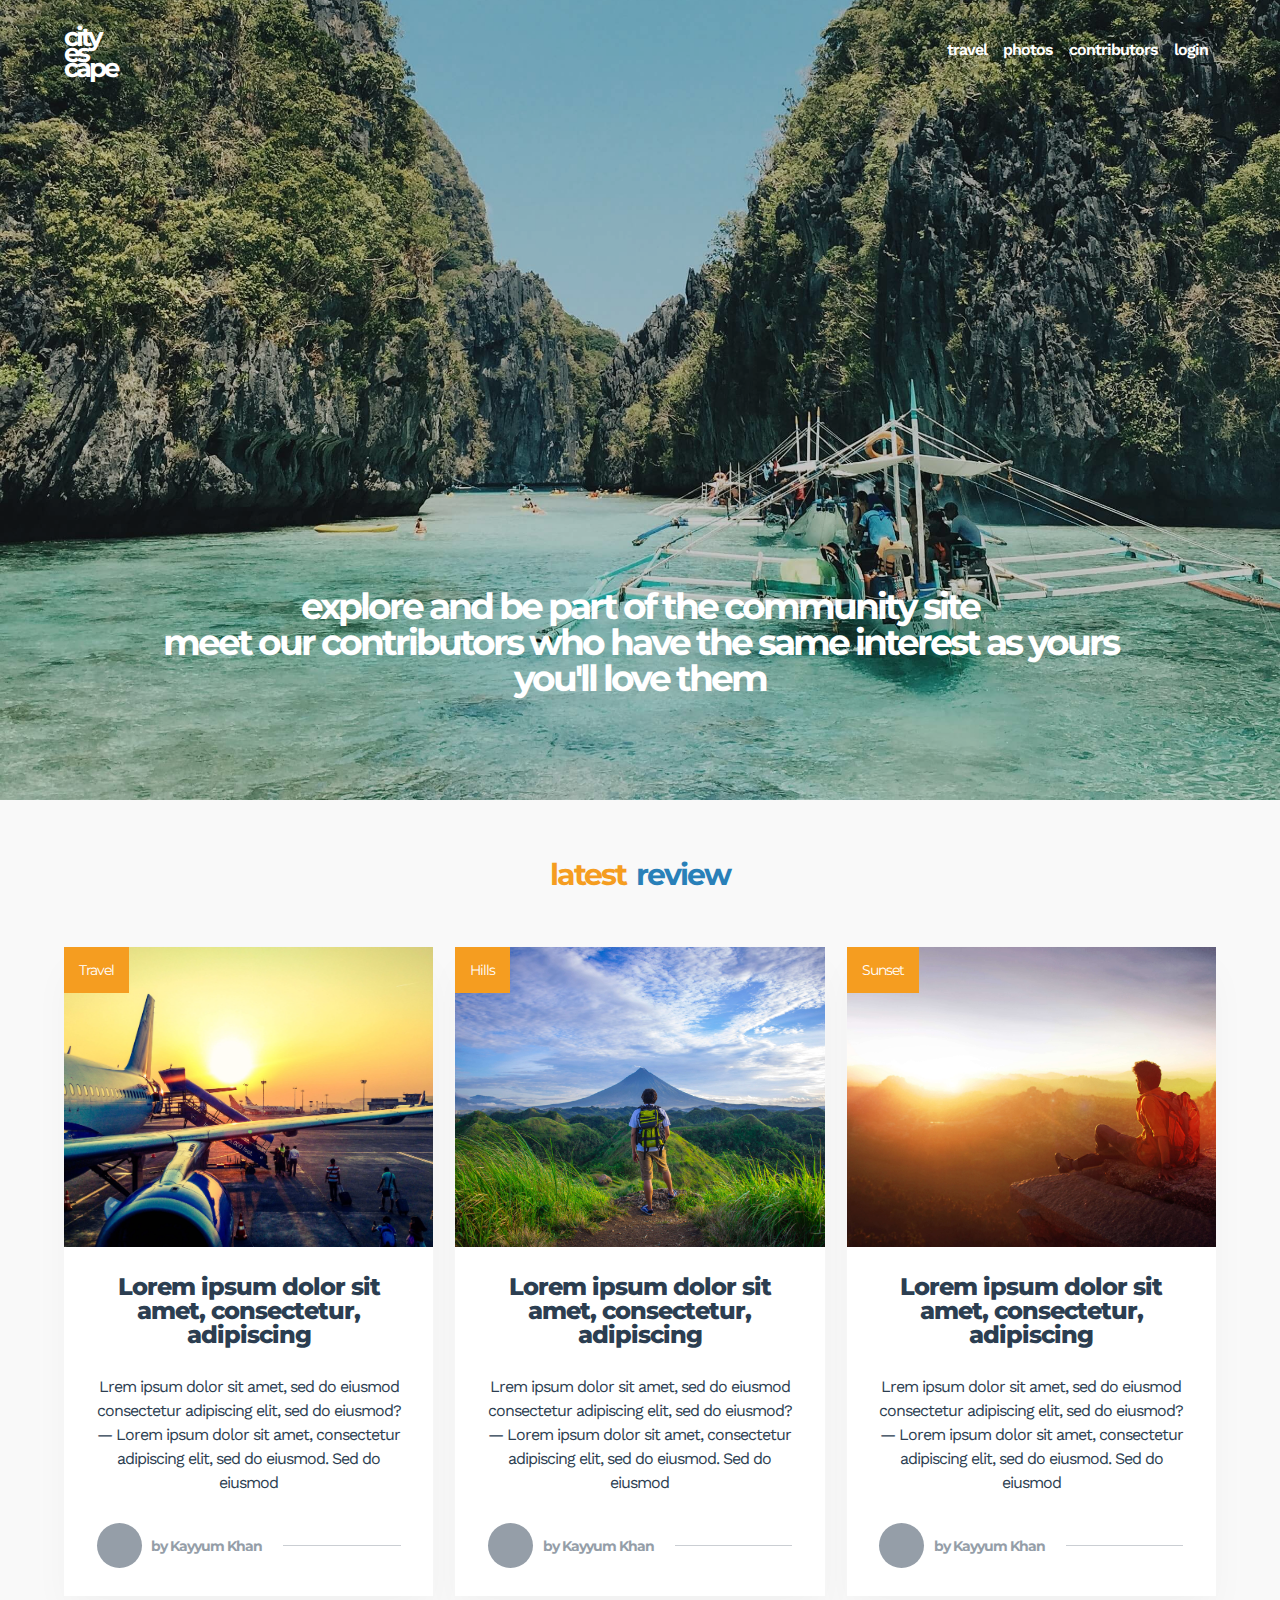
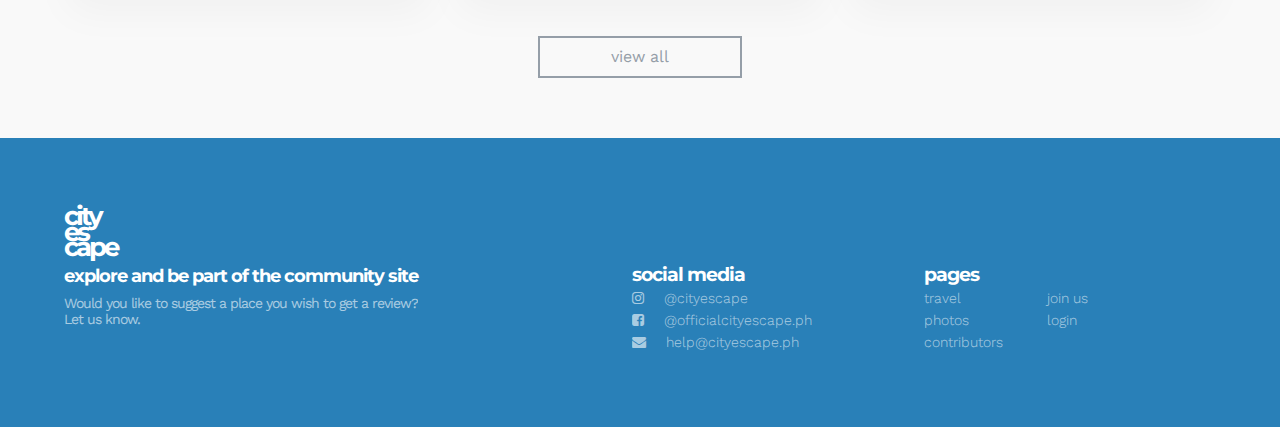
<file: index.html>
<!DOCTYPE html>
<html lang="en">
  <head>
    <!-- meta tags-->
    <meta charset="utf-8">
    <meta name="viewport" content="width=device-width, initial-scale=1, shrink-to-fit=no">
    <!-- link tags-->
    <link rel="stylesheet" href="https://fonts.googleapis.com/css?family=Montserrat:300,400,500,600,700,800,900|Work+Sans:300,400,500,600,700,800,900">
    <link rel="stylesheet" href="https://stackpath.bootstrapcdn.com/font-awesome/4.7.0/css/font-awesome.min.css" integrity="sha384-wvfXpqpZZVQGK6TAh5PVlGOfQNHSoD2xbE+QkPxCAFlNEevoEH3Sl0sibVcOQVnN" crossorigin="anonymous">
    <link rel="stylesheet" href="css/style.min.css">
    <!-- title tag-->
    <title>Cityscape</title>
  </head>
  <body>
    <section id="above-the-fold">
      <div class="container_wrapper">
        <section id="navigation_container">
          <div id="branding"><a href="index.html">
              <h1 class="logo-container __center">
                <div class="city">city</div>
                <div class="es">es</div>
                <div class="cape">cape</div>
              </h1></a></div>
          <label for="menu_icon"> <i class="fa fa-bars"></i></label>
          <input id="menu_icon" type="checkbox">
          <menu><a href="blog.html"> travel</a><a href="photos.html"> photos</a><a href="blog.html"> contributors</a><a href="login.html"> login</a>
          </menu>
        </section>
        <h1 id="above-the-fold__description">
          explore and be part of the community site
          meet our contributors who have the same interest as yours
          you'll love them
        </h1>
      </div>
    </section>
    <section id="latest-review">
      <h2 class="section-title">
        <div class="color-city">latest </div>
        <div class="color-cape">review</div>
      </h2>
      <div class="container_wrapper">
        <div class="grid_post_container">
          <div class="post-card"><a class="post-card__category" href="post.html">Travel</a>
            <div class="post-card__featured-image"></div>
            <div class="post-card__details">
              <h2><a href="post.html">Lorem ipsum dolor sit amet, consectetur, adipiscing </a></h2>
              <p>Lrem ipsum dolor sit amet, sed do eiusmod consectetur adipiscing elit, sed do eiusmod? — Lorem ipsum dolor sit amet, consectetur adipiscing elit, sed do eiusmod. Sed do eiusmod</p><a class="post-card__avatar" href="post.html">
                <div class="avatar__circle"></div>
                <div class="avatar__name">by Kayyum Khan</div>
                <div class="avatar__muted-line"></div></a>
            </div>
          </div>
          <div class="post-card"><a class="post-card__category" href="post.html">Hills</a>
            <div class="post-card__featured-image1"></div>
            <div class="post-card__details">
              <h2><a href="post.html">Lorem ipsum dolor sit amet, consectetur, adipiscing </a></h2>
              <p>Lrem ipsum dolor sit amet, sed do eiusmod consectetur adipiscing elit, sed do eiusmod? — Lorem ipsum dolor sit amet, consectetur adipiscing elit, sed do eiusmod. Sed do eiusmod</p><a class="post-card__avatar" href="post.html">
                <div class="avatar__circle"></div>
                <div class="avatar__name">by Kayyum Khan</div>
                <div class="avatar__muted-line"></div></a>
            </div>
          </div>
          <div class="post-card"><a class="post-card__category" href="post.html">Sunset</a>
            <div class="post-card__featured-image2"></div>
            <div class="post-card__details">
              <h2><a href="post.html">Lorem ipsum dolor sit amet, consectetur, adipiscing </a></h2>
              <p>Lrem ipsum dolor sit amet, sed do eiusmod consectetur adipiscing elit, sed do eiusmod? — Lorem ipsum dolor sit amet, consectetur adipiscing elit, sed do eiusmod. Sed do eiusmod</p><a class="post-card__avatar" href="post.html">
                <div class="avatar__circle"></div>
                <div class="avatar__name">by Kayyum Khan</div>
                <div class="avatar__muted-line"></div></a>
            </div>
          </div>
        </div><a class="button border-only muted" href="#">view all</a>
      </div>
    </section>
    <footer>
      <div class="container_wrapper">
        <div id="footer__site_description">
          <h1 class="logo-container __center">
            <div class="city">city</div>
            <div class="es">es</div>
            <div class="cape">cape</div>
          </h1>
          <h3>explore and be part of the community site</h3>
          <p>
            Would you like to suggest a place you wish to get a review? 
            Let us know.
          </p>
        </div>
        <div id="footer__social_media">
          <h3>social media</h3>
          <ul>
            <li><a href="#"><i class="fa fa-instagram"></i>@cityescape</a></li>
            <li><a href="#"><i class="fa fa-facebook-square"></i>@officialcityescape.ph</a></li>
            <li><a href="#"><i class="fa fa-envelope"></i>help@cityescape.ph</a></li>
          </ul>
        </div>
        <div id="footer__pages">
          <h3>pages</h3>
          <ul>
            <li><a href="#">travel</a></li>
            <li><a href="#">photos</a></li>
            <li><a href="#">contributors</a></li>
            <li><a href="#">join us</a></li>
            <li><a href="#">login</a></li>
          </ul>
        </div>
      </div>
    </footer>
    <script src="js/script.min.js"></script>
  </body>
</html>
</file>
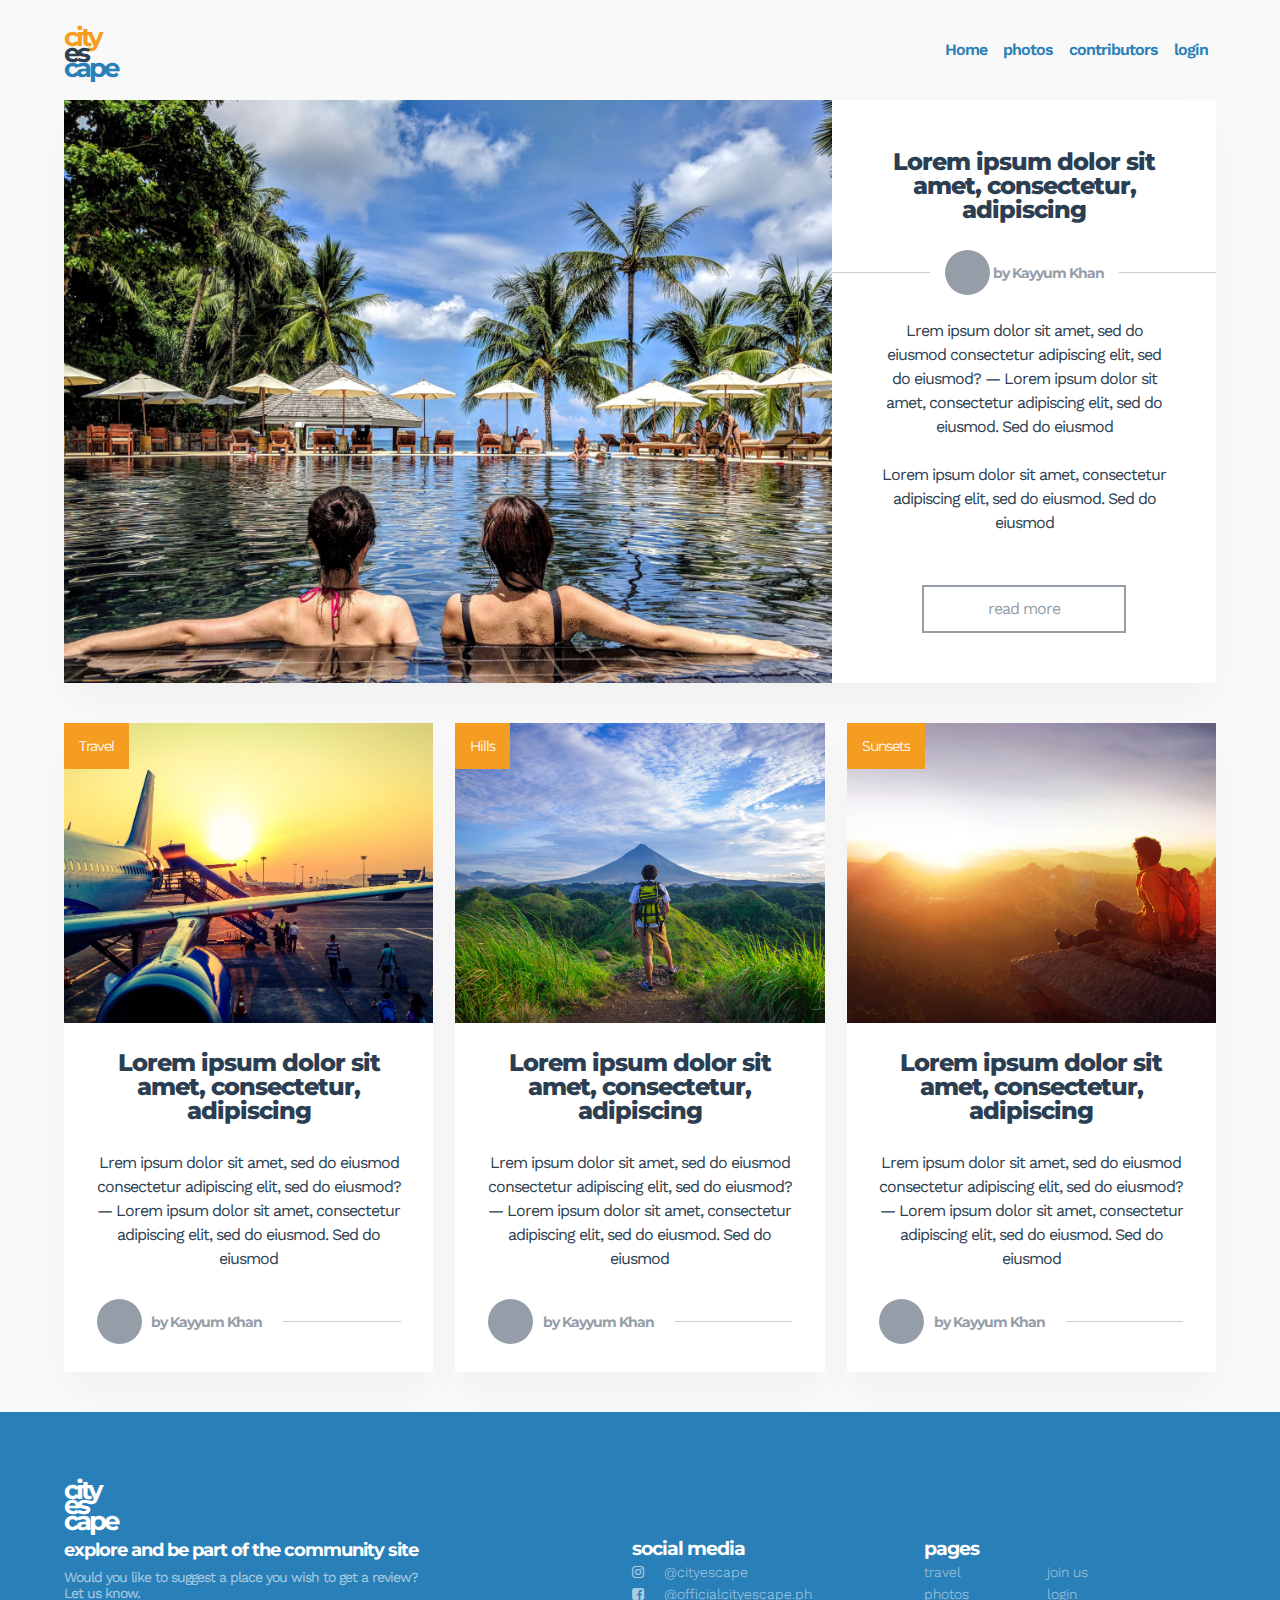
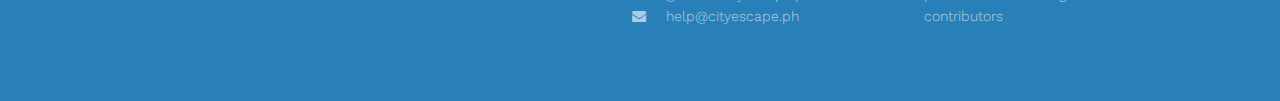
<file: blog.html>
<!DOCTYPE html>
<html lang="en">
  <head>
    <!-- meta tags-->
    <meta charset="utf-8">
    <meta name="viewport" content="width=device-width, initial-scale=1, shrink-to-fit=no">
    <!-- link tags-->
    <link rel="stylesheet" href="https://fonts.googleapis.com/css?family=Montserrat:300,400,500,600,700,800,900|Work+Sans:300,400,500,600,700,800,900">
    <link rel="stylesheet" href="https://stackpath.bootstrapcdn.com/font-awesome/4.7.0/css/font-awesome.min.css" integrity="sha384-wvfXpqpZZVQGK6TAh5PVlGOfQNHSoD2xbE+QkPxCAFlNEevoEH3Sl0sibVcOQVnN" crossorigin="anonymous">
    <link rel="stylesheet" href="css/style.min.css">
    <!-- title tag-->
    <title>cityscape | blog</title>
  </head>
  <body>
    <div class="container_wrapper">
      <section class="__colored" id="navigation_container">
        <div id="branding"><a href="index.html">
            <h1 class="logo-container __center __colored">
              <div class="city">city</div>
              <div class="es">es</div>
              <div class="cape">cape</div>
            </h1></a></div>
        <label for="menu_icon"> <i class="fa fa-bars"></i></label>
        <input id="menu_icon" type="checkbox">
        <menu><a href="index.html"> Home</a><a href="photos.html"> photos</a><a href="blog.html"> contributors</a><a href="blog.html"> login</a>
        </menu>
      </section>
      <section id="blog-featured">
        <div class="post_featured">
          <div class="post_featured__photo"></div>
          <div class="post_featured__details">
            <h2 class="featured-details__title"><a href="#">Lorem ipsum dolor sit amet, consectetur, adipiscing </a></h2><a class="post-card__avatar" href="#">
              <div class="avatar__muted-line"></div>
              <div class="avatar__white-bg">
                <div class="white-bg-container">
                  <div class="avatar__circle"></div>
                  <div class="avatar__name">by Kayyum Khan</div>
                </div>
              </div></a>
            <p class="featured-details__desc">
              Lrem ipsum dolor sit amet, sed do eiusmod consectetur adipiscing elit, sed do eiusmod? — Lorem ipsum dolor sit amet, consectetur adipiscing elit, sed do eiusmod. Sed do eiusmod 
              
              Lorem ipsum dolor sit amet, consectetur adipiscing elit, sed do eiusmod. Sed do eiusmod
            </p>
            <div class="featured-details__action"><a class="button border-only muted" href="#">read more </a></div>
          </div>
        </div>
      </section>
      <section id="blog-list">
        <div class="grid_post_container">
          <div class="post-card"><a class="post-card__category" href="post.html">Travel</a>
            <div class="post-card__featured-image"></div>
            <div class="post-card__details">
              <h2><a href="post.html">Lorem ipsum dolor sit amet, consectetur, adipiscing </a></h2>
              <p>Lrem ipsum dolor sit amet, sed do eiusmod consectetur adipiscing elit, sed do eiusmod? — Lorem ipsum dolor sit amet, consectetur adipiscing elit, sed do eiusmod. Sed do eiusmod</p><a class="post-card__avatar" href="post.html">
                <div class="avatar__circle"></div>
                <div class="avatar__name">by Kayyum Khan</div>
                <div class="avatar__muted-line"></div></a>
            </div>
          </div>
          <div class="post-card"><a class="post-card__category" href="post.html">Hills</a>
            <div class="post-card__featured-image1"></div>
            <div class="post-card__details">
              <h2><a href="post.html">Lorem ipsum dolor sit amet, consectetur, adipiscing </a></h2>
              <p>Lrem ipsum dolor sit amet, sed do eiusmod consectetur adipiscing elit, sed do eiusmod? — Lorem ipsum dolor sit amet, consectetur adipiscing elit, sed do eiusmod. Sed do eiusmod</p><a class="post-card__avatar" href="post.html">
                <div class="avatar__circle"></div>
                <div class="avatar__name">by Kayyum Khan</div>
                <div class="avatar__muted-line"></div></a>
            </div>
          </div>
          <div class="post-card"><a class="post-card__category" href="post.html">Sunsets</a>
            <div class="post-card__featured-image2"></div>
            <div class="post-card__details">
              <h2><a href="post.html">Lorem ipsum dolor sit amet, consectetur, adipiscing </a></h2>
              <p>Lrem ipsum dolor sit amet, sed do eiusmod consectetur adipiscing elit, sed do eiusmod? — Lorem ipsum dolor sit amet, consectetur adipiscing elit, sed do eiusmod. Sed do eiusmod</p><a class="post-card__avatar" href="post.html">
                <div class="avatar__circle"></div>
                <div class="avatar__name">by Kayyum Khan</div>
                <div class="avatar__muted-line"></div></a>
            </div>
          </div>
        </div>
      </section>
    </div>
    <footer>
      <div class="container_wrapper">
        <div id="footer__site_description">
          <h1 class="logo-container __center">
            <div class="city">city</div>
            <div class="es">es</div>
            <div class="cape">cape</div>
          </h1>
          <h3>explore and be part of the community site</h3>
          <p>
            Would you like to suggest a place you wish to get a review? 
            Let us know.
          </p>
        </div>
        <div id="footer__social_media">
          <h3>social media</h3>
          <ul>
            <li><a href="#"><i class="fa fa-instagram"></i>@cityescape</a></li>
            <li><a href="#"><i class="fa fa-facebook-square"></i>@officialcityescape.ph</a></li>
            <li><a href="#"><i class="fa fa-envelope"></i>help@cityescape.ph</a></li>
          </ul>
        </div>
        <div id="footer__pages">
          <h3>pages</h3>
          <ul>
            <li><a href="#">travel</a></li>
            <li><a href="#">photos</a></li>
            <li><a href="#">contributors</a></li>
            <li><a href="#">join us</a></li>
            <li><a href="#">login</a></li>
          </ul>
        </div>
      </div>
    </footer>
    <script src="js/script.min.js"></script>
  </body>
</html>
</file>
<file: css/style.min.css>
html {
  line-height: 1.15;
  /* 1 */
  -ms-text-size-adjust: 100%;
  /* 2 */
  -webkit-text-size-adjust: 100%;
  /* 2 */ }

/* Sections
       ========================================================================== */
/**
     * Remove the margin in all browsers (opinionated).
     */
body {
  margin: 0; }

/**
     * Add the correct display in IE 9-.
     */
article,
aside,
footer,
header,
nav,
section {
  display: block; }

/**
     * Correct the font size and margin on `h1` elements within `section` and
     * `article` contexts in Chrome, Firefox, and Safari.
     */
h1 {
  font-size: 2em;
  margin: 0.67em 0; }

/* Grouping content
       ========================================================================== */
/**
     * Add the correct display in IE 9-.
     */
figcaption,
figure {
  display: block; }

/**
     * Add the correct margin in IE 8.
     */
figure {
  margin: 1em 40px; }

/**
     * 1. Add the correct box sizing in Firefox.
     * 2. Show the overflow in Edge and IE.
     */
hr {
  -webkit-box-sizing: content-box;
          box-sizing: content-box;
  /* 1 */
  height: 0;
  /* 1 */
  overflow: visible;
  /* 2 */ }

/**
     * Add the correct display in IE.
     */
main {
  display: block; }

/**
     * 1. Correct the inheritance and scaling of font size in all browsers.
     * 2. Correct the odd `em` font sizing in all browsers.
     */
pre {
  font-family: monospace, monospace;
  /* 1 */
  font-size: 1em;
  /* 2 */ }

/* Links
       ========================================================================== */
/**
     * 1. Remove the gray background on active links in IE 10.
     * 2. Remove gaps in links underline in iOS 8+ and Safari 8+.
     */
a {
  background-color: transparent;
  /* 1 */
  -webkit-text-decoration-skip: objects;
  /* 2 */ }

/* Text-level semantics
       ========================================================================== */
/**
     * 1. Remove the bottom border in Chrome 57- and Firefox 39-.
     * 2. Add the correct text decoration in Chrome, Edge, IE, Opera, and Safari.
     */
abbr[title] {
  border-bottom: none;
  /* 1 */
  text-decoration: underline;
  /* 2 */
  -webkit-text-decoration: underline dotted;
          text-decoration: underline dotted;
  /* 2 */ }

/**
     * Prevent the duplicate application of `bolder` by the next rule in Safari 6.
     */
b,
strong {
  font-weight: inherit; }

/**
     * Add the correct font weight in Chrome, Edge, and Safari.
     */
b,
strong {
  font-weight: bolder; }

/**
     * 1. Correct the inheritance and scaling of font size in all browsers.
     * 2. Correct the odd `em` font sizing in all browsers.
     */
code,
kbd,
samp {
  font-family: monospace, monospace;
  /* 1 */
  font-size: 1em;
  /* 2 */ }

/**
     * Add the correct font style in Android 4.3-.
     */
dfn {
  font-style: italic; }

/**
     * Add the correct background and color in IE 9-.
     */
mark {
  background-color: #ff0;
  color: #000; }

/**
     * Add the correct font size in all browsers.
     */
small {
  font-size: 80%; }

/**
     * Prevent `sub` and `sup` elements from affecting the line height in
     * all browsers.
     */
sub,
sup {
  font-size: 75%;
  line-height: 0;
  position: relative;
  vertical-align: baseline; }

sub {
  bottom: -0.25em; }

sup {
  top: -0.5em; }

/* Embedded content
       ========================================================================== */
/**
     * Add the correct display in IE 9-.
     */
audio,
video {
  display: inline-block; }

/**
     * Add the correct display in iOS 4-7.
     */
audio:not([controls]) {
  display: none;
  height: 0; }

/**
     * Remove the border on images inside links in IE 10-.
     */
img {
  border-style: none; }

/**
     * Hide the overflow in IE.
     */
svg:not(:root) {
  overflow: hidden; }

/* Forms
       ========================================================================== */
/**
     * 1. Change the font styles in all browsers (opinionated).
     * 2. Remove the margin in Firefox and Safari.
     */
button,
input,
optgroup,
select,
textarea {
  font-family: sans-serif;
  /* 1 */
  font-size: 100%;
  /* 1 */
  line-height: 1.15;
  /* 1 */
  margin: 0;
  /* 2 */ }

/**
     * Show the overflow in IE.
     */
button {
  overflow: visible; }

/**
     * Remove the inheritance of text transform in Edge, Firefox, and IE.
     * 1. Remove the inheritance of text transform in Firefox.
     */
button,
select {
  /* 1 */
  text-transform: none; }

/**
     * 1. Prevent a WebKit bug where (2) destroys native `audio` and `video`
     *    controls in Android 4.
     * 2. Correct the inability to style clickable types in iOS and Safari.
     */
button,
html [type="button"],
[type="reset"],
[type="submit"] {
  -webkit-appearance: button;
  /* 2 */ }

button,
[type="button"],
[type="reset"],
[type="submit"] {
  /**
       * Remove the inner border and padding in Firefox.
       */
  /**
       * Restore the focus styles unset by the previous rule.
       */ }
  button::-moz-focus-inner,
  [type="button"]::-moz-focus-inner,
  [type="reset"]::-moz-focus-inner,
  [type="submit"]::-moz-focus-inner {
    border-style: none;
    padding: 0; }

  button:-moz-focusring,
  [type="button"]:-moz-focusring,
  [type="reset"]:-moz-focusring,
  [type="submit"]:-moz-focusring {
    outline: 1px dotted ButtonText; }

/**
     * Show the overflow in Edge.
     */
input {
  overflow: visible; }

/**
     * 1. Add the correct box sizing in IE 10-.
     * 2. Remove the padding in IE 10-.
     */
[type="checkbox"],
[type="radio"] {
  -webkit-box-sizing: border-box;
          box-sizing: border-box;
  /* 1 */
  padding: 0;
  /* 2 */ }

/**
     * Correct the cursor style of increment and decrement buttons in Chrome.
     */
[type="number"]::-webkit-inner-spin-button,
[type="number"]::-webkit-outer-spin-button {
  height: auto; }

/**
     * 1. Correct the odd appearance in Chrome and Safari.
     * 2. Correct the outline style in Safari.
     */
[type="search"] {
  -webkit-appearance: textfield;
  /* 1 */
  outline-offset: -2px;
  /* 2 */
  /**
       * Remove the inner padding and cancel buttons in Chrome and Safari on macOS.
       */ }
  [type="search"]::-webkit-search-cancel-button, [type="search"]::-webkit-search-decoration {
    -webkit-appearance: none; }

/**
     * 1. Correct the inability to style clickable types in iOS and Safari.
     * 2. Change font properties to `inherit` in Safari.
     */
::-webkit-file-upload-button {
  -webkit-appearance: button;
  /* 1 */
  font: inherit;
  /* 2 */ }

/**
     * Correct the padding in Firefox.
     */
fieldset {
  padding: 0.35em 0.75em 0.625em; }

/**
     * 1. Correct the text wrapping in Edge and IE.
     * 2. Correct the color inheritance from `fieldset` elements in IE.
     * 3. Remove the padding so developers are not caught out when they zero out
     *    `fieldset` elements in all browsers.
     */
legend {
  -webkit-box-sizing: border-box;
          box-sizing: border-box;
  /* 1 */
  display: table;
  /* 1 */
  max-width: 100%;
  /* 1 */
  padding: 0;
  /* 3 */
  color: inherit;
  /* 2 */
  white-space: normal;
  /* 1 */ }

/**
     * 1. Add the correct display in IE 9-.
     * 2. Add the correct vertical alignment in Chrome, Firefox, and Opera.
     */
progress {
  display: inline-block;
  /* 1 */
  vertical-align: baseline;
  /* 2 */ }

/**
     * Remove the default vertical scrollbar in IE.
     */
textarea {
  overflow: auto; }

/* Interactive
       ========================================================================== */
/*
     * Add the correct display in Edge, IE, and Firefox.
     */
details {
  display: block; }

/*
     * Add the correct display in all browsers.
     */
summary {
  display: list-item; }

/*
     * Add the correct display in IE 9-.
     */
menu {
  display: block; }

/* Scripting
       ========================================================================== */
/**
     * Add the correct display in IE 9-.
     */
canvas {
  display: inline-block; }

/**
     * Add the correct display in IE.
     */
template {
  display: none; }

/* Hidden
       ========================================================================== */
/**
     * Add the correct display in IE 10-.
     */
[hidden] {
  display: none; }

* {
  margin: 0;
  padding: 0; }

body {
  background-color: #f9f9f9;
  font-family: "Work Sans", sans-serif; }

h1, h2, h3, h4, h5, h6 {
  font-family: "Montserrat", sans-serif; }

p {
  font-family: inherit; }

h1, h2, h3, h4, h5, h6, p {
  line-height: 1rem;
  letter-spacing: -0.0625rem; }

h1 {
  font-size: 2.25rem; }

h2 {
  font-size: 1.5rem; }

h3 {
  font-size: 1.1875rem; }

a {
  text-decoration: none;
  font-family: inherit;
  font-size: inherit;
  color: inherit; }

ul, ol {
  list-style: none; }

.color-city, .logo-container.__colored .city {
  color: #f59d20; }

.color-es, .logo-container.__colored .es, .post-card .post-card__details, .post_featured .post-card__details, .post_featured .post_featured__details {
  color: #2c3e51; }

.color-cape, .logo-container.__colored .cape {
  color: #2980b8; }

.container_wrapper {
  max-width: 1200px;
  width: 90%;
  margin: 0 auto; }

.section-title {
  display: -webkit-box;
  display: -webkit-flex;
  display: -ms-flexbox;
  display: flex;
  -webkit-box-orient: horizontal;
  -webkit-box-direction: normal;
  -webkit-flex-direction: row;
      -ms-flex-direction: row;
          flex-direction: row;
  -webkit-box-pack: center;
  -webkit-justify-content: center;
      -ms-flex-pack: center;
          justify-content: center;
  letter-spacing: -0.125rem;
  margin-top: 7px;
  margin-bottom: 4px;
  font-size: 1.875rem;
  padding: 60px 0px; }
  .section-title div:first-child {
    margin-right: 10px; }

.grid_post_container {
  display: grid;
  grid-template-columns: 1fr 1fr 1fr;
  grid-template-rows: 1fr;
  grid-gap: 22px;
  justify-items: center; }

.button {
  margin: auto;
  max-width: 200px;
  text-align: center; }
  .button.border-only {
    display: block;
    border: 2px solid #959ea8;
    padding: 10px 0px; }
    .button.border-only:hover {
      border: 2px solid #2980b8;
      color: #2980b8; }
  .button.muted, footer #footer__site_description p.button, footer #footer__social_media a.button,
  footer #footer__pages a.button {
    color: #959ea8; }

@media (min-width: 1400px) {
  .container_wrapper {
    width: 100%; } }

#navigation_container {
  display: grid;
  grid-template-columns: 1fr 1fr;
  grid-template-rows: 100px auto;
  grid-template-areas: "branding menu-icon"
 "menu menu"; }
  #navigation_container.__colored {
    color: #2980b8 !important; }
  #navigation_container #branding {
    grid-area: branding; }
    #navigation_container #branding .logo-container.__center {
      margin: 0; }
  #navigation_container label[for=menu_icon] {
    grid-area: menu-icon;
    font-size: 2rem;
    text-align: right; }
  #navigation_container #menu_icon {
    display: none; }
    #navigation_container #menu_icon:checked + menu {
      display: -webkit-box;
      display: -webkit-flex;
      display: -ms-flexbox;
      display: flex; }
  #navigation_container menu {
    grid-area: menu;
    display: none;
    -webkit-box-orient: vertical;
    -webkit-box-direction: normal;
    -webkit-flex-direction: column;
        -ms-flex-direction: column;
            flex-direction: column;
    padding: 0;
    margin: 0;
    margin-bottom: 50px; }
    #navigation_container menu a {
      display: block;
      padding: 8px 0px;
      font-weight: 600;
      letter-spacing: -0.0625rem; }
  #navigation_container #branding,
  #navigation_container label[for=menu_icon] {
    -webkit-align-self: center;
        -ms-flex-item-align: center;
            align-self: center; }

@media (min-width: 768px) {
  #navigation_container {
    display: -webkit-box;
    display: -webkit-flex;
    display: -ms-flexbox;
    display: flex;
    height: 100px;
    -webkit-box-pack: justify;
    -webkit-justify-content: space-between;
        -ms-flex-pack: justify;
            justify-content: space-between; }
    #navigation_container label[for=menu_icon] {
      display: none; }
    #navigation_container menu {
      display: -webkit-box;
      display: -webkit-flex;
      display: -ms-flexbox;
      display: flex;
      -webkit-box-orient: horizontal;
      -webkit-box-direction: normal;
      -webkit-flex-direction: row;
          -ms-flex-direction: row;
              flex-direction: row;
      -webkit-align-self: center;
          -ms-flex-item-align: center;
              align-self: center;
      margin-bottom: 0px; }
      #navigation_container menu a {
        padding: 8px; } }

.logo-container {
  line-height: 0.6;
  letter-spacing: -0.1875rem;
  font-size: 1.6rem;
  padding-top: 5px;
  text-align: left; }
  .logo-container.__center {
    width: 55px;
    margin: auto; }

.post-card, .post_featured {
  background-color: #fff;
  width: 100%;
  position: relative;
  letter-spacing: -0.0625rem;
  -webkit-box-shadow: 0px 20px 39px -5px rgba(0, 0, 0, 0.04);
          box-shadow: 0px 20px 39px -5px rgba(0, 0, 0, 0.04); }
  .post-card a, .post_featured a {
    display: block; }
  .post-card .post-card__category, .post_featured .post-card__category {
    color: #fff;
    background-color: #f59d20;
    font-family: "Montserrat", sans-serif;
    font-size: 0.875rem;
    padding: 15px;
    display: inline-block;
    position: absolute; }
  .post-card .post-card__featured-image, .post_featured .post-card__featured-image {
    height: 300px;
    width: 100%;
    background-color: #2980b8;
    background-repeat: no-repeat;
    -webkit-background-size: cover;
            background-size: cover;
    background-position: center center;
    background-image: url(../images/aeroplane-air-air-travel-723240.jpg); }
  .post-card .post-card__details, .post_featured .post-card__details {
    text-align: center;
    padding: 28px;
    line-height: 1.5rem; }
    .post-card .post-card__details h2, .post_featured .post-card__details h2 {
      font-family: "Montserrat", sans-serif;
      font-weight: 800;
      margin-bottom: 28px;
      line-height: inherit; }
      .post-card .post-card__details h2:hover, .post_featured .post-card__details h2:hover {
        color: #2980b8; }
    .post-card .post-card__details p, .post_featured .post-card__details p {
      font-family: "Work Sans", sans-serif;
      line-height: inherit; }
  .post-card .post-card__avatar, .post_featured .post-card__avatar {
    display: -webkit-box;
    display: -webkit-flex;
    display: -ms-flexbox;
    display: flex;
    -webkit-box-pack: center;
    -webkit-justify-content: center;
        -ms-flex-pack: center;
            justify-content: center;
    -webkit-box-align: center;
    -webkit-align-items: center;
        -ms-flex-align: center;
            align-items: center;
    margin-top: 28px;
    font-family: "Montserrat", sans-serif;
    font-weight: 700;
    font-size: 0.875rem; }
    .post-card .post-card__avatar > div, .post_featured .post-card__avatar > div {
      margin: 0px 4.8px; }
    .post-card .post-card__avatar .avatar__circle, .post_featured .post-card__avatar .avatar__circle {
      width: 45px;
      height: 45px;
      -webkit-border-radius: 50%;
              border-radius: 50%;
      background-color: #959ea8; }
    .post-card .post-card__avatar .avatar__name, .post_featured .post-card__avatar .avatar__name {
      color: #959ea8; }
    .post-card .post-card__avatar .avatar__muted-line, .post_featured .post-card__avatar .avatar__muted-line {
      color: #959ea8;
      border-top: 1px solid #959ea8;
      -webkit-box-flex: 1;
      -webkit-flex-grow: 1;
          -ms-flex-positive: 1;
              flex-grow: 1;
      margin-left: 16px;
      opacity: 0.5; }

@media (min-width: 1400px) {
  .post-card, .post_featured {
    max-width: 388px; } }

.post_featured {
  background-color: #fff;
  width: 100%;
  position: relative;
  letter-spacing: -0.0625rem;
  -webkit-box-shadow: 0px 20px 39px -5px rgba(0, 0, 0, 0.04);
          box-shadow: 0px 20px 39px -5px rgba(0, 0, 0, 0.04);
  margin-bottom: 40px; }
  .post_featured a {
    display: block; }
  .post_featured .post_featured__photo {
    min-height: 500px;
    width: 100%;
    background-color: #2980b8;
    background-repeat: no-repeat;
    -webkit-background-size: cover;
            background-size: cover;
    background-position: center center;
    background-image: url(../images/wang-xi-677960-unsplash.jpg); }
  .post_featured .post_featured__details {
    text-align: center;
    line-height: 1.5rem; }
    .post_featured .post_featured__details .featured-details__title,
    .post_featured .post_featured__details .featured-details__desc,
    .post_featured .post_featured__details .featured-details__action {
      padding: 50px 50px 0px 50px; }
    .post_featured .post_featured__details .featured-details__desc {
      padding-top: 0px; }
    .post_featured .post_featured__details .featured-details__action {
      padding-bottom: 50px; }
    .post_featured .post_featured__details h2 {
      font-family: "Montserrat", sans-serif;
      font-weight: 800;
      margin-bottom: 28px;
      line-height: inherit; }
      .post_featured .post_featured__details h2:hover {
        color: #2980b8; }
    .post_featured .post_featured__details p {
      font-family: "Work Sans", sans-serif;
      line-height: inherit;
      white-space: pre-line; }
  .post_featured .post-card__avatar {
    display: grid;
    grid-template-columns: repeat(12, 1fr);
    margin: 0px; }
    .post_featured .post-card__avatar .avatar__muted-line {
      grid-column-start: 1;
      grid-column-end: 13;
      grid-row: 1/1;
      -webkit-align-self: center;
          -ms-flex-item-align: center;
              align-self: center;
      margin: 0px; }
    .post_featured .post-card__avatar .avatar__white-bg {
      grid-column: 3/11;
      grid-row: 1/1;
      position: relative; }
      .post_featured .post-card__avatar .avatar__white-bg .white-bg-container {
        background-color: white;
        display: inline-block;
        padding: 0px 15px; }
        .post_featured .post-card__avatar .avatar__white-bg .white-bg-container > div {
          display: inline-block;
          vertical-align: middle; }

@media (min-width: 768px) {
  .post-card__avatar .avatar__white-bg {
    grid-column: 5/9; } }

@media (min-width: 960px) {
  .post_featured {
    display: grid;
    grid-template-columns: 2fr 1fr;
    grid-template-rows: 1fr;
    max-width: 100% !important; } }

#post__single-page .post__featured-image {
  background-image: url("../images/architecture-building-cebu-1364558.jpg");
  background-repeat: no-repeat;
  -webkit-background-size: cover;
          background-size: cover;
  background-position: center center;
  min-height: 700px;
  display: -webkit-box;
  display: -webkit-flex;
  display: -ms-flexbox;
  display: flex;
  -webkit-box-orient: horizontal;
  -webkit-box-direction: normal;
  -webkit-flex-flow: row;
      -ms-flex-flow: row;
          flex-flow: row;
  color: #fff;
  margin-bottom: 55px; }
  #post__single-page .post__featured-image .post__title-container {
    -webkit-align-self: flex-end;
        -ms-flex-item-align: end;
            align-self: flex-end;
    min-height: 400px;
    width: 100%;
    text-align: center;
    -webkit-box-shadow: inset 0 -200px 250px -40px rgba(0, 0, 0, 0.8);
            box-shadow: inset 0 -200px 250px -40px rgba(0, 0, 0, 0.8);
    display: -webkit-box;
    display: -webkit-flex;
    display: -ms-flexbox;
    display: flex;
    -webkit-box-pack: end;
    -webkit-justify-content: flex-end;
        -ms-flex-pack: end;
            justify-content: flex-end;
    -webkit-box-orient: vertical;
    -webkit-box-direction: normal;
    -webkit-flex-direction: column;
        -ms-flex-direction: column;
            flex-direction: column; }
    #post__single-page .post__featured-image .post__title-container h2, #post__single-page .post__featured-image .post__title-container p {
      line-height: 1.8rem; }
    #post__single-page .post__featured-image .post__title-container > p {
      font-size: 0.75rem; }
    #post__single-page .post__featured-image .post__title-container .post__avatar-container {
      padding: 15px; }
      #post__single-page .post__featured-image .post__title-container .post__avatar-container .post__avatar a {
        width: 45px;
        height: 45px;
        -webkit-border-radius: 50%;
                border-radius: 50%;
        display: block;
        margin: 15px auto;
        background-color: #959ea8;
        text-indent: -9999px; }
      #post__single-page .post__featured-image .post__title-container .post__avatar-container .post__avatar-name h5 {
        font-weight: 400; }

#post__single-page .post__content {
  max-width: 785px;
  width: 100%; }
  #post__single-page .post__content * {
    line-height: 1.5rem;
    color: #2c3e51; }
  #post__single-page .post__content a {
    color: #2980b8; }
  #post__single-page .post__content p {
    margin-bottom: 15px; }
  #post__single-page .post__content h1, #post__single-page .post__content h2, #post__single-page .post__content h3, #post__single-page .post__content h4, #post__single-page .post__content h5, #post__single-page .post__content h6 {
    margin: 25px 0px; }
  #post__single-page .post__content .post__media_container .post__media_photo {
    background-color: #2980b8;
    background-image: url("../images/adventure-albay-clouds-672358.jpg");
    background-repeat: no-repeat;
    -webkit-background-size: cover;
            background-size: cover;
    background-position: center center;
    min-height: 450px; }
  #post__single-page .post__content .post__media_container .post__media_caption p {
    text-align: center;
    font-size: 0.875rem; }

#post__single-page .post__tags {
  display: -webkit-box;
  display: -webkit-flex;
  display: -ms-flexbox;
  display: flex;
  font-size: 0.875rem;
  color: #2c3e51;
  margin-bottom: 30px; }
  #post__single-page .post__tags h6 {
    font-size: inherit;
    margin-right: 5px;
    color: inherit; }
  #post__single-page .post__tags ul {
    display: -webkit-box;
    display: -webkit-flex;
    display: -ms-flexbox;
    display: flex;
    -webkit-flex-wrap: wrap;
        -ms-flex-wrap: wrap;
            flex-wrap: wrap; }
  #post__single-page .post__tags ul li {
    font-size: inherit;
    color: inherit;
    font-weight: bold;
    margin-right: 5px; }
    #post__single-page .post__tags ul li:hover {
      color: #2980b8; }

#post__single-page .author-bio__container {
  text-align: center;
  color: #2c3e51;
  margin: 65px 0px 125px 0px; }
  #post__single-page .author-bio__container > div {
    margin-bottom: 15px; }
  #post__single-page .author-bio__container .author-bio__avatar a {
    width: 150px;
    height: 150px;
    -webkit-border-radius: 50%;
            border-radius: 50%;
    display: block;
    margin: auto;
    background-color: #959ea8;
    text-indent: -9999px; }
  #post__single-page .author-bio__container .author-bio__description > * {
    margin-bottom: 25px;
    line-height: 1.5rem; }
  #post__single-page .author-bio__container .author-bio__description h2 {
    font-size: 1rem; }
  #post__single-page .author-bio__container .author-bio__social-media ul {
    font-size: 1.5rem;
    display: -webkit-box;
    display: -webkit-flex;
    display: -ms-flexbox;
    display: flex;
    -webkit-box-pack: center;
    -webkit-justify-content: center;
        -ms-flex-pack: center;
            justify-content: center; }
  #post__single-page .author-bio__container .author-bio__social-media ul li {
    margin: 0px 5px; }

#post__single-page #post-comment {
  color: #2c3e51;
  text-align: center; }
  #post__single-page #post-comment .comment__container {
    margin-top: 70px;
    margin-bottom: 50px; }
    #post__single-page #post-comment .comment__container > div {
      margin-bottom: 15px; }
    #post__single-page #post-comment .comment__container .comment__avatar a {
      display: block;
      width: 82px;
      height: 82px;
      -webkit-border-radius: 50%;
              border-radius: 50%;
      background-color: #959ea8;
      text-indent: -9999px;
      margin: auto; }
    #post__single-page #post-comment .comment__container .comment__description > * {
      line-height: 1.5rem; }
    #post__single-page #post-comment .comment__container .comment__description h2 {
      font-size: 1rem; }
    #post__single-page #post-comment .comment__container .comment__description span {
      font-size: 0.75rem; }
    #post__single-page #post-comment .comment__container .comment__action a {
      color: #2980b8; }

#post__single-page #comment-form {
  color: #2c3e51;
  text-align: center; }
  #post__single-page #comment-form .comment-form__container {
    display: -webkit-box;
    display: -webkit-flex;
    display: -ms-flexbox;
    display: flex;
    -webkit-box-orient: vertical;
    -webkit-box-direction: normal;
    -webkit-flex-direction: column;
        -ms-flex-direction: column;
            flex-direction: column;
    color: #bbc1c6; }
    #post__single-page #comment-form .comment-form__container > * {
      border: none;
      border-bottom: 2px solid #bbc1c6;
      padding: 20px;
      padding-left: 0px;
      background-color: inherit;
      font-size: 0.875rem;
      font-family: "Montserrat", sans-serif;
      font-weight: 500;
      outline: none; }
    #post__single-page #comment-form .comment-form__container .comment__action {
      margin: 30px 0px;
      border: 2px solid #bbc1c6;
      color: inherit; }

@media (min-width: 768px) {
  .post__title-container {
    position: relative; }
    .post__title-container > p {
      margin-bottom: 60px; }
    .post__title-container .post__avatar-container {
      position: absolute;
      display: -webkit-box;
      display: -webkit-flex;
      display: -ms-flexbox;
      display: flex; }
      .post__title-container .post__avatar-container .post__avatar {
        margin: 0px 15px; }
      .post__title-container .post__avatar-container .post__avatar-name {
        -webkit-align-self: center;
            -ms-flex-item-align: center;
                align-self: center; }
  #post__single-page .author-bio__container {
    display: grid;
    grid-template-rows: repeat(2, 1fr);
    grid-template-columns: repeat(7, 1fr);
    text-align: left; }
  #post__single-page .author-bio__avatar {
    grid-column: 1/2;
    grid-row: 1/4; }
  #post__single-page .author-bio__description {
    grid-column: 2/8;
    grid-row: 1/3;
    margin-left: 43px; }
  #post__single-page .author-bio__social-media {
    grid-column: 6/8;
    grid-row: 2/3;
    margin: auto 0px 0px 0px; }
  #post-comment .comment__container {
    display: -webkit-box;
    display: -webkit-flex;
    display: -ms-flexbox;
    display: flex;
    text-align: left; }
    #post-comment .comment__container .comment__avatar {
      margin: 0px 22px; }
  #comment-form .comment-form__container .comment__action {
    max-width: 195px;
    width: 100%;
    padding: 15px 0px !important;
    margin: 30px 0px 30px auto !important; } }

@media (min-width: 960px) {
  .post__content {
    margin-left: 80px; }
  .author-bio__container,
  .post__tags,
  #post-author-bio,
  #post-comment,
  #comment-form {
    max-width: 785px;
    width: 100%;
    margin: 0px auto 0px 80px; }
    .author-bio__container h5,
    .post__tags h5,
    #post-author-bio h5,
    #post-comment h5,
    #comment-form h5 {
      text-align: left; } }

#above-the-fold {
  background-color: #2980b8;
  background-image: url("../images/asia-bay-beach-1076240.jpg");
  -webkit-background-size: cover;
          background-size: cover;
  background-repeat: no-repeat;
  background-position: center bottom;
  color: #fff;
  position: relative;
  z-index: 1; }
  #above-the-fold:after {
    content: " ";
    position: absolute;
    left: 0;
    top: 0;
    width: 100%;
    height: 100%;
    background-color: #000;
    opacity: 0.2;
    z-index: 2; }
  #above-the-fold > .container_wrapper {
    z-index: 3;
    position: relative; }
  #above-the-fold h1#above-the-fold__description {
    line-height: 1;
    font-size: 2.25rem;
    letter-spacing: -0.1875rem;
    text-align: center;
    padding: 80px 16px; }

@media (min-width: 768px) {
  #above-the-fold {
    height: 800px; }
    #above-the-fold > .container_wrapper {
      z-index: 3;
      position: relative;
      display: -webkit-box;
      display: -webkit-flex;
      display: -ms-flexbox;
      display: flex;
      -webkit-box-orient: vertical;
      -webkit-box-direction: normal;
      -webkit-flex-direction: column;
          -ms-flex-direction: column;
              flex-direction: column;
      -webkit-box-pack: justify;
      -webkit-justify-content: space-between;
          -ms-flex-pack: justify;
              justify-content: space-between;
      height: 100%; } }

@media (min-width: 960px) {
  h1#above-the-fold__description {
    white-space: pre-line; } }

#latest-review {
  margin-bottom: 60px; }
  #latest-review .container_wrapper .grid_post_container {
    display: block; }
    #latest-review .container_wrapper .grid_post_container > div {
      margin-bottom: 40px; }

@media (min-width: 960px) {
  #latest-review .container_wrapper .grid_post_container {
    display: grid; } }

#blog-list .grid_post_container {
  display: block; }
  #blog-list .grid_post_container > div {
    margin-bottom: 40px; }

@media (min-width: 960px) {
  #blog-list .grid_post_container {
    display: grid;
    margin: 40px 0px; }
    #blog-list .grid_post_container > div {
      margin-bottom: 0px !important; } }

footer {
  color: #fff;
  background-color: #2980b8;
  text-align: center; }
  footer .container_wrapper {
    padding: 10% 0%; }
  footer ul li {
    line-height: 1.375rem; }
  footer .muted, footer #footer__site_description p, footer #footer__social_media a,
  footer #footer__pages a {
    opacity: 0.6;
    font-size: 0.875rem; }
  footer #footer__site_description h3 {
    margin-top: 14px;
    margin-bottom: 14px;
    font-size: 1.125rem; }
  footer #footer__social_media h3,
  footer #footer__pages h3 {
    margin-top: 32px;
    margin-bottom: 16px; }
  footer #footer__social_media a,
  footer #footer__pages a {
    font-weight: 300; }
    footer #footer__social_media a:hover,
    footer #footer__pages a:hover {
      opacity: 1; }
  footer #footer__social_media ul li a i {
    margin-right: 20px; }
  footer #footer__bottom_menus {
    height: 70px;
    background-color: #2c3e51; }

@media (min-width: 960px) {
  footer {
    text-align: left; }
  footer .container_wrapper {
    display: -webkit-box;
    display: -webkit-flex;
    display: -ms-flexbox;
    display: flex;
    padding: 65px 0px; }
  footer .container_wrapper > div {
    padding-right: 16px; }
  #footer__site_description {
    width: 50%; }
    #footer__site_description .__center {
      margin: 0; }
    #footer__site_description h3 {
      margin-bottom: -5px !important; }
    #footer__site_description p {
      white-space: pre-line; }
  #footer__social_media {
    width: 25%; }
  #footer__pages {
    width: 25%; }
    #footer__pages ul {
      height: 75px;
      width: 75%;
      display: -webkit-box;
      display: -webkit-flex;
      display: -ms-flexbox;
      display: flex;
      -webkit-box-orient: vertical;
      -webkit-box-direction: normal;
      -webkit-flex-direction: column;
          -ms-flex-direction: column;
              flex-direction: column;
      -webkit-flex-wrap: wrap;
          -ms-flex-wrap: wrap;
              flex-wrap: wrap; }
  #footer__social_media h3,
  #footer__pages h3 {
    margin-top: 64px !important;
    margin-bottom: 4px !important; } }

/*# sourceMappingURL=style.min.css.map */
.post-card__featured-image1 {
  height: 300px;
  width: 100%;
  background-color: #2980b8;
  background-repeat: no-repeat;
  -webkit-background-size: cover;
          background-size: cover;
  background-position: center center;
  background-image: url(../images/adult-adventure-backlit-915972\ \(2\).jpg); }
  .post-card__featured-image2{
    height: 300px;
    width: 100%;
    background-color: #2980b8;
    background-repeat: no-repeat;
    -webkit-background-size: cover;
            background-size: cover;
    background-position: center center;
    background-image: url(../images/adult-adventure-backlit-915972.jpg); }
    .post-card__featured-image11{
      height: 300px;
      width: 100%;
      background-color: #2980b8;
      background-repeat: no-repeat;
      -webkit-background-size: cover;
              background-size: cover;
      background-position: center center;
      background-image: url(../images/galen-11.jpg); }
      .post-card__featured-image22{
        height: 300px;
        width: 100%;
        background-color: #2980b8;
        background-repeat: no-repeat;
        -webkit-background-size: cover;
                background-size: cover;
        background-position: center center;
        background-image: url(../images/jeremy-22.jpg); }
        .post-card__featured-image33{
          height: 300px;
          width: 100%;
          background-color: #2980b8;
          background-repeat: no-repeat;
          -webkit-background-size: cover;
                  background-size: cover;
          background-position: center center;
          background-image: url(../images/manuel-33.jpg); }
          .post-card__featured-image44{
            height: 300px;
            width: 100%;
            background-color: #2980b8;
            background-repeat: no-repeat;
            -webkit-background-size: cover;
                    background-size: cover;
            background-position: center center;
            background-image: url(../images/marko-44.jpg); }
            .post-card__featured-image55{
              height: 300px;
              width: 100%;
              background-color: #2980b8;
              background-repeat: no-repeat;
              -webkit-background-size: cover;
                      background-size: cover;
              background-position: center center;
              background-image: url(../images/mukuko-55.jpg); }
              .post-card__featured-image66{
                height: 300px;
                width: 100%;
                background-color: #2980b8;
                background-repeat: no-repeat;
                -webkit-background-size: cover;
                        background-size: cover;
                background-position: center center;
                background-image: url(../images/x-66.jpg); }
</file>
